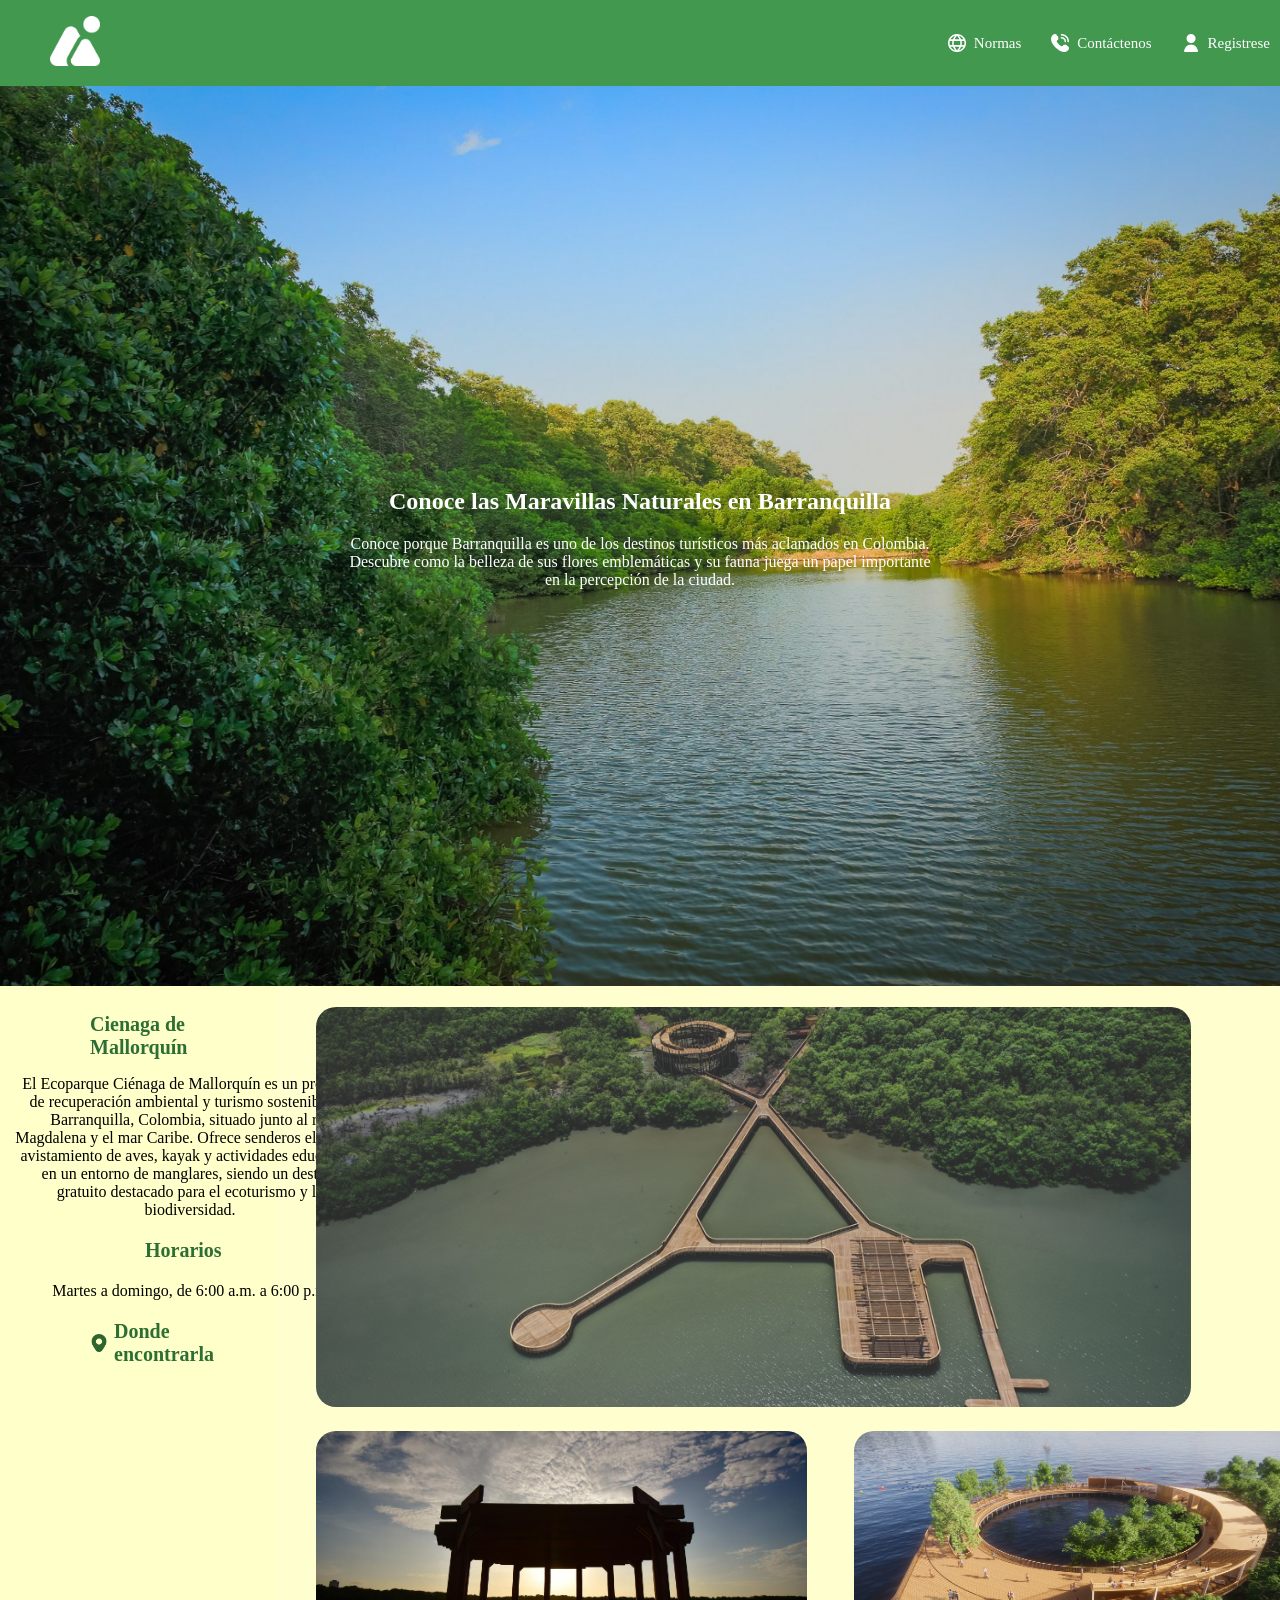
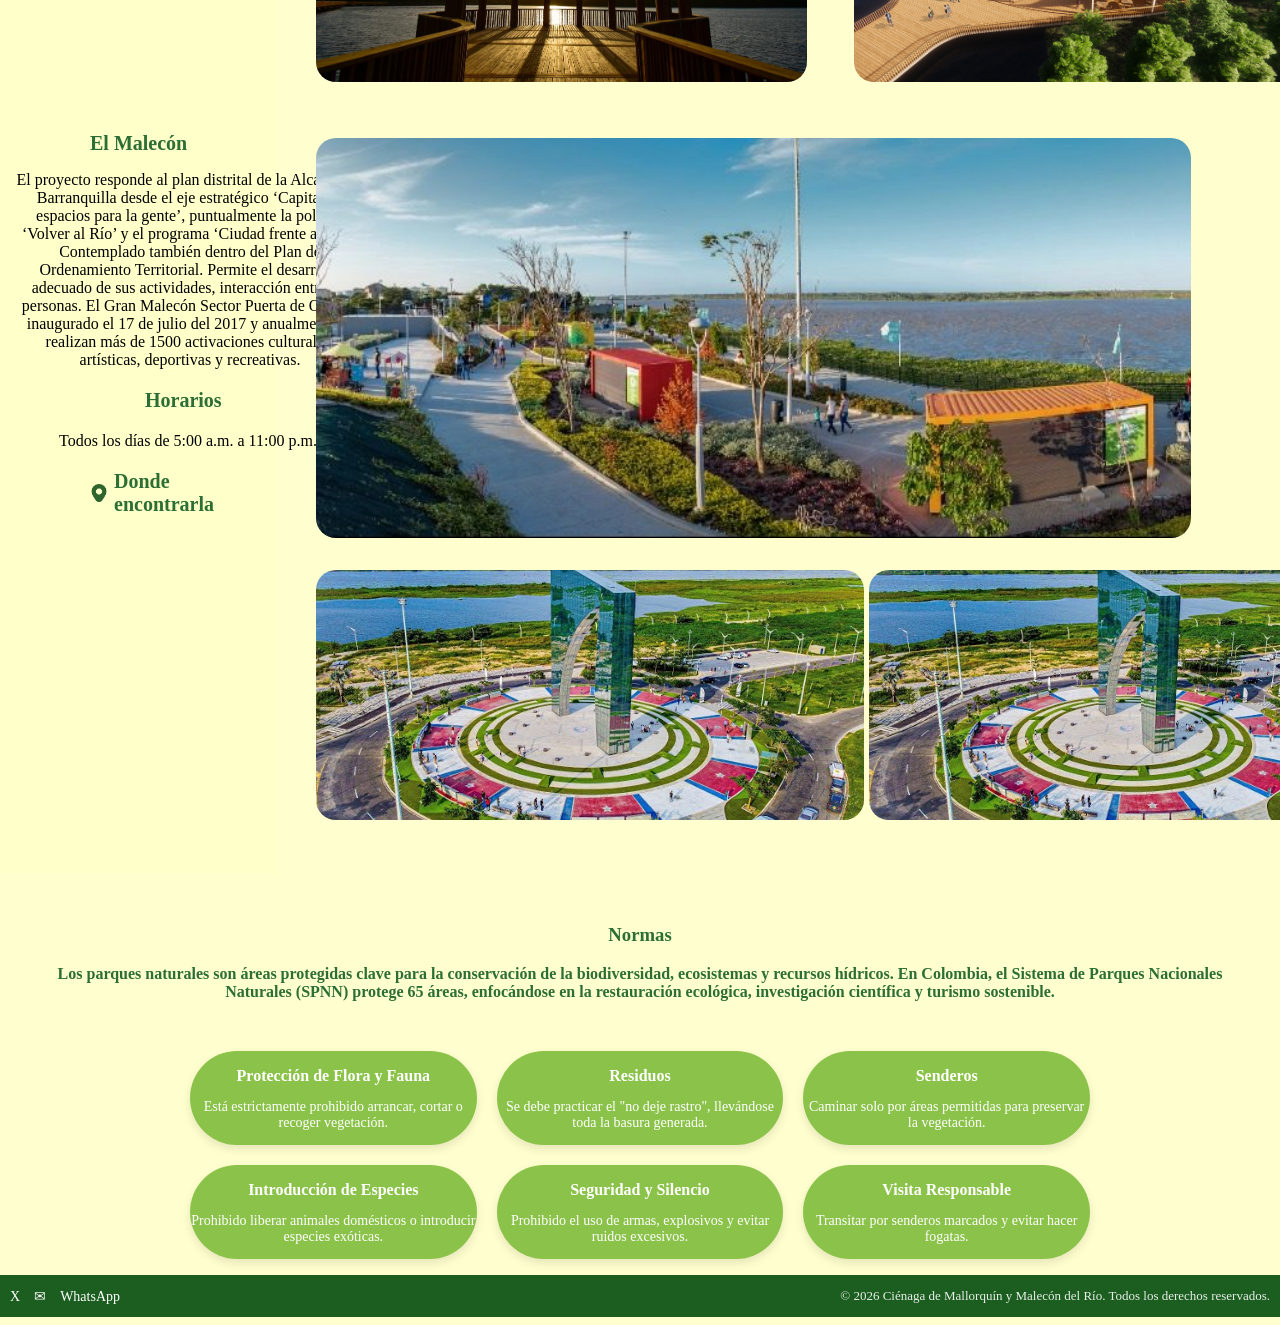
<file: pagina_Mallorqu-n/proyecto RIWI natural/index.html>
<!DOCTYPE html>
<html lang="es">

<head>
    <meta charset="UTF-8">
    <meta name="viewport" content="width=device-width, initial-scale=1.0">
    <title>Natflow</title>
    <link rel="icon" href="img/montanas(1).png" type="image/png">
    <link rel="stylesheet" href="style2.css">
</head>

<body>

    <header>
        <div class="contenedor-header">
            <figure>
                <img id="principal" src="img/montanas.png" alt="">
            </figure>

            <nav>
                <ul>
                    <li class="link">
                        <img src="img/globo.png" alt="">
                        <a href="#Normas">Normas</a>
                    </li>
                    <li class="link">
                        <img src="img/llamada-telefonica.png" alt="">
                        <a href="#footer">Contáctenos</a>
                    </li>
                    <li class="link">
                        <img src="img/usuario(1).png" alt="">
                        <a href="index2_Formulario_registro.html" target="_blank">Registrese</a>
                    </li>
                </ul>
            </nav>
        </div>
    </header>

    <div class="contenedor-img1">
        <ul>
            <li>
                <img src="img/parque-salamanca-colombia-2-©-Tristan-Quevilly.jpg" alt="imagen de fondo">
            </li>
            <li>
                <img src="img/4EJUYP4B4NCSTIFFMMLTKHZQLI.avif" alt="">
            </li>
            <li>
                <img src="img/34NUXYSAXVBGPCJ7NKIE3JXNJQ.avif" alt="">
            </li>
            <li>
                <img src="img/A-A-LA-MEJOR-FOTO-DEL-MALECON.jpg" alt="">
            </li>
        </ul>

        <article class="Texto-superpuesto">
            <h2>Conoce las Maravillas Naturales en Barranquilla</h2>
            <p>
                Conoce porque Barranquilla es uno de los destinos turísticos más
                aclamados en Colombia. Descubre como la belleza de sus flores emblemáticas y su fauna juega un papel
                importante
                en la percepción de la ciudad.
            </p>
        </article>
    </div>

    <div class="contenedor-main-aside">

        <aside>
            <div class="primer">

                <article>
                    <h2><strong>Cienaga de Mallorquín</strong></h2>
                    <p>
                        El Ecoparque Ciénaga de Mallorquín es un proyecto de recuperación ambiental y turismo sostenible
                        en Barranquilla, Colombia, situado junto al río Magdalena y el mar Caribe. Ofrece senderos
                        elevados, avistamiento de aves, kayak y actividades educativas en un entorno de manglares,
                        siendo un destino gratuito destacado para el ecoturismo y la biodiversidad.
                    </p>
                </article>

                <section>
                    <h3 class="Horarios"><strong>Horarios</strong></h3>
                    <p> Martes a domingo, de 6:00 a.m. a 6:00 p.m</p>
                </section>

                <section>
                    <h3>
                        <img src="img/marcador(2).png" alt="">
                        <strong>Donde encontrarla</strong>
                    </h3>

                    <iframe
                        src="https://www.google.com/maps/embed?pb=!1m18!1m12!1m3!1d31327.171796596456!2d-74.87004364078022!3d11.046388103616259!2m3!1f0!2f0!3f0!3m2!1i1024!2i768!4f13.1!3m3!1m2!1s0x8ef42c200a625451%3A0x3e9b84c1ac5f65e5!2sCi%C3%A9naga%20de%20Mallorqu%C3%ADn!5e0!3m2!1ses-419!2sco!4v1775702226494!5m2!1ses-419!2sco"
                        width="600" height="450" style="border:0;" allowfullscreen="" loading="lazy"></iframe>
                </section>
            </div>

            <section class="primer">
                <h2><strong>El Malecón</strong></h2>

                
                    <p>
                        El proyecto responde al plan distrital de la Alcaldía de Barranquilla desde el eje
                        estratégico ‘Capital de espacios para la gente’, puntualmente la política ‘Volver al Río’ y
                        el programa ‘Ciudad frente al Río’.
                        Contemplado también dentro del Plan de Ordenamiento Territorial.
                        Permite el desarrollo adecuado de sus actividades, interacción entre las personas.
                        El Gran Malecón Sector Puerta de Oro fue inaugurado el 17 de julio del 2017 y anualmente se
                        realizan más de 1500 activaciones culturales, artísticas, deportivas y recreativas.
                    </p>
                    <section>
                        <h3 class="Horarios"><strong>Horarios</strong></h3>
                        <p>Todos los días de 5:00 a.m. a 11:00 p.m..</p>
                    </section>

                    <section>
                        <h3>
                            <img src="img/marcador(2).png" alt="">
                            <strong>Donde encontrarla</strong>
                        </h3>
                        <iframe
                            src="https://www.google.com/maps/embed?pb=!1m18!1m12!1m3!1d31330.64490500923!2d-74.8229120891602!3d11.013802400000028!2m3!1f0!2f0!3f0!3m2!1i1024!2i768!4f13.1!3m3!1m2!1s0x8ef43287be2572f1%3A0xee9a6af6bc7c8b3c!2sMalec%C3%B3n%20Tourist%20Le%C3%B3n%20Caridi!5e0!3m2!1sen!2sco!4v1776217810839!5m2!1sen!2sco"
                            width="600" height="450" style="border:0;" allowfullscreen="" loading="lazy"
                            referrerpolicy="no-referrer-when-downgrade"></iframe>
               
                </section>
            </section>
        </aside>

        <main>

            <div class="imagenes-derecha1">
                <figure>
                    <img class="img-superior" src="img/Ecoparque_Cienaga_Mallorquin_1-1024x682-1.png.webp"
                        alt="Imagen principal">
                </figure>

                <div class="imagenes-inferiores">
                    <figure>
                        <img class="imagen1" src="img/Atardecer(2).jpg" alt="Imagen inferior 1">
                    </figure>
                    <figure>
                        <img class="imagen2" src="img/hacia-la-primera-biodiverciudad-de-colombia-conoce-el-ecoparque-de-la-cienaga-de-mallorquin-en-barranquilla_1.jpg"
                            alt="Imagen inferior 2">
                    </figure>
                </div>
            </div>

            <div class="imagenes-derecha2">
                <figure>
                    <img class="img-superior2" src="img/maleconfinal.jpeg" alt="Imagen principal 2">
                </figure>
                
                <div class="imagenes-inferiores2">
                    <figure >
                        <img class="imagen3" src="img/malecon2.jpg" alt="imagen inferior 1.1">
                    </figure>

                    <figure >
                        <img class="imagen4" src="img/malecon2.jpg" alt="imagen-superior 2.2">
                    </figure>
                </div>
            </div>

        </main>

    </div>
    <section id="Normas">
        <h3>Normas</h3>
        <p><strong>Los parques naturales son áreas protegidas clave para la conservación de la biodiversidad,
                ecosistemas y recursos hídricos. En Colombia, el Sistema de Parques Nacionales Naturales (SPNN) protege
                65 áreas, enfocándose en la restauración ecológica, investigación científica y turismo
                sostenible.</strong> </p>
    </section>
    <div class="parent">
        <section class="card">
            <h3>Protección de Flora y Fauna</h3>
            <p>Está estrictamente prohibido arrancar, cortar o recoger vegetación.</p>
        </section>

        <section class="card">
            <h3>Residuos</h3>
            <p>Se debe practicar el "no deje rastro", llevándose toda la basura generada.</p>
        </section>

        <section class="card">
            <h3>Senderos</h3>
            <p>Caminar solo por áreas permitidas para preservar la vegetación.</p>
        </section>

        <section class="card">
            <h3>Introducción de Especies</h3>
            <p>Prohibido liberar animales domésticos o introducir especies exóticas.</p>
        </section>

        <section class="card">
            <h3>Seguridad y Silencio</h3>
            <p>Prohibido el uso de armas, explosivos y evitar ruidos excesivos.</p>
        </section>

        <section class="card">
            <h3>Visita Responsable</h3>
            <p>Transitar por senderos marcados y evitar hacer fogatas.</p>
        </section>
    </div>
    <footer id="footer">
        <div class="footer-container">

            <div class="footer-left">

                <div class="social-icons">
                    <a href="">X</a>
                    <a href="">✉</a>
                    <a href="">WhatsApp</a>
                </div>
            </div>

            <div class="footer-right">
                <p>
                    © 2026 Ciénaga de Mallorquín y Malecón del Río.
                    Todos los derechos reservados.
                </p>
            </div>

        </div>

    </footer>


</body>

</html>
</file>
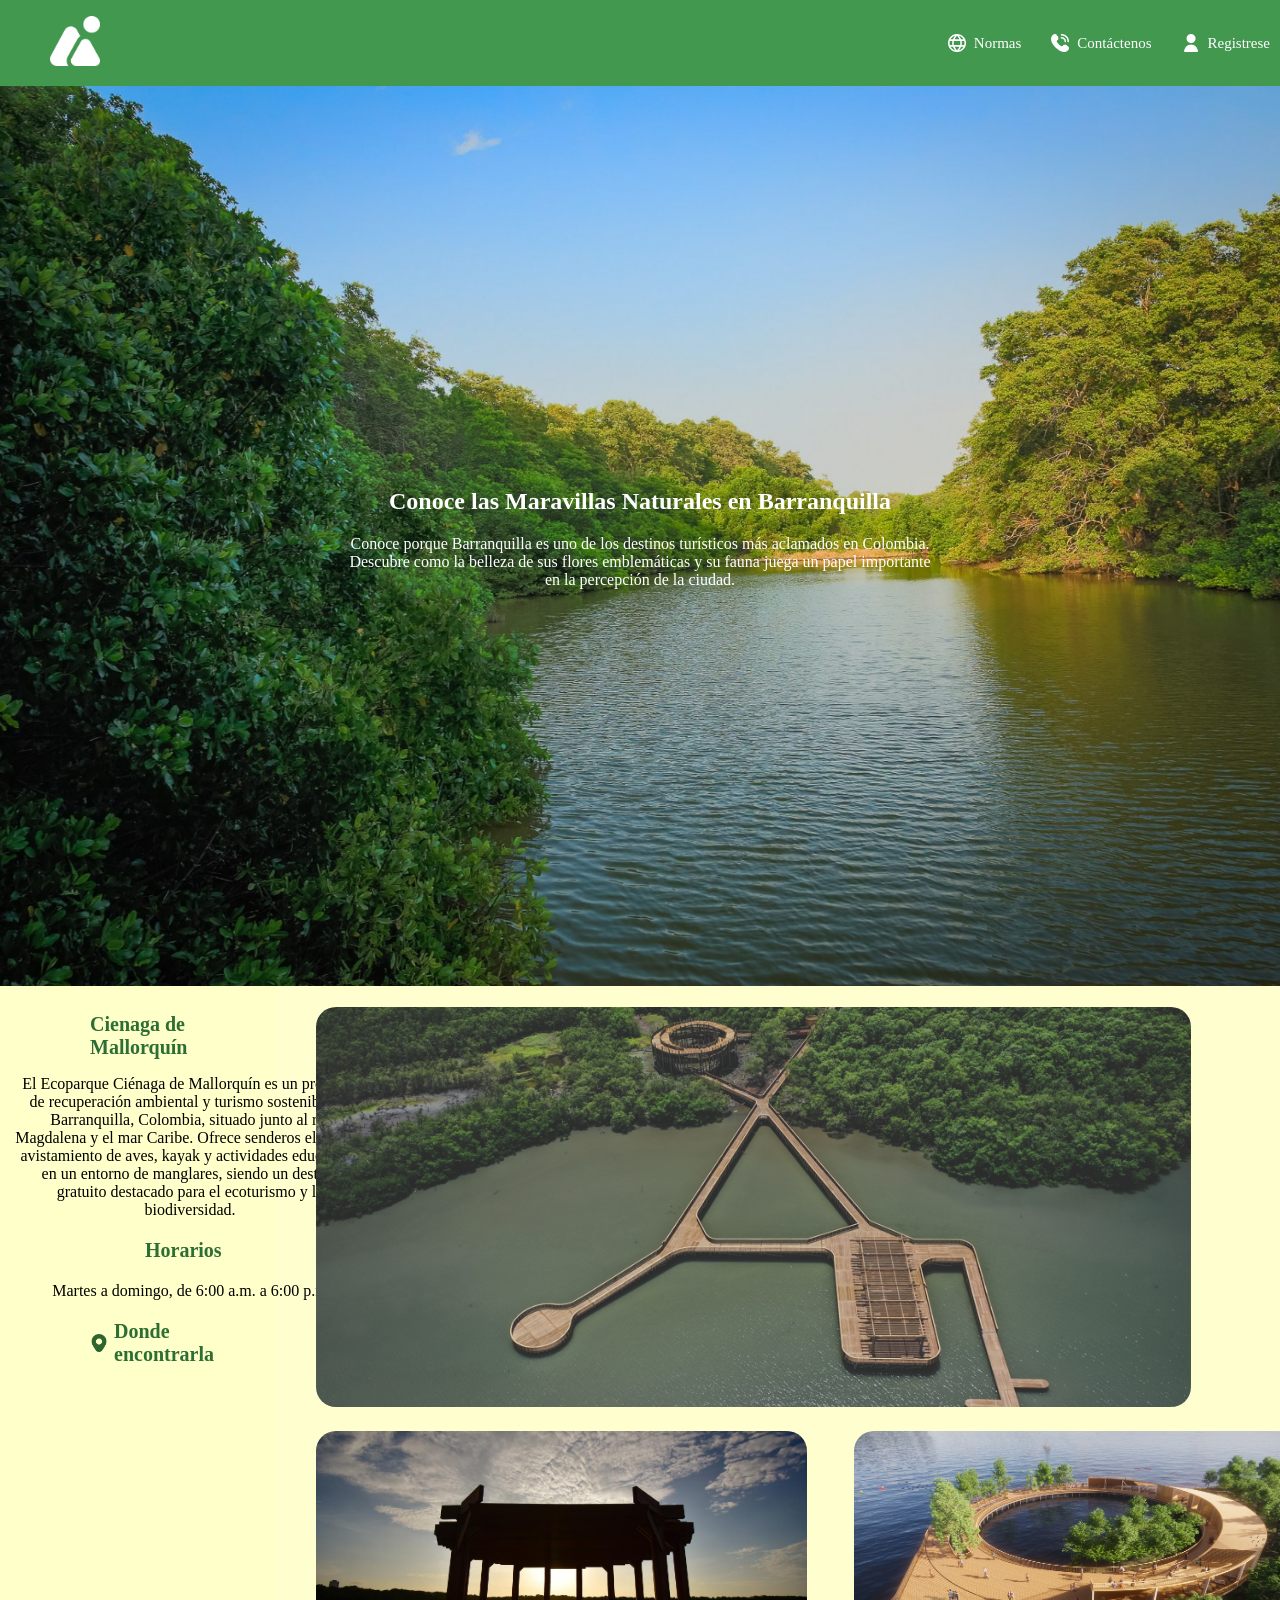
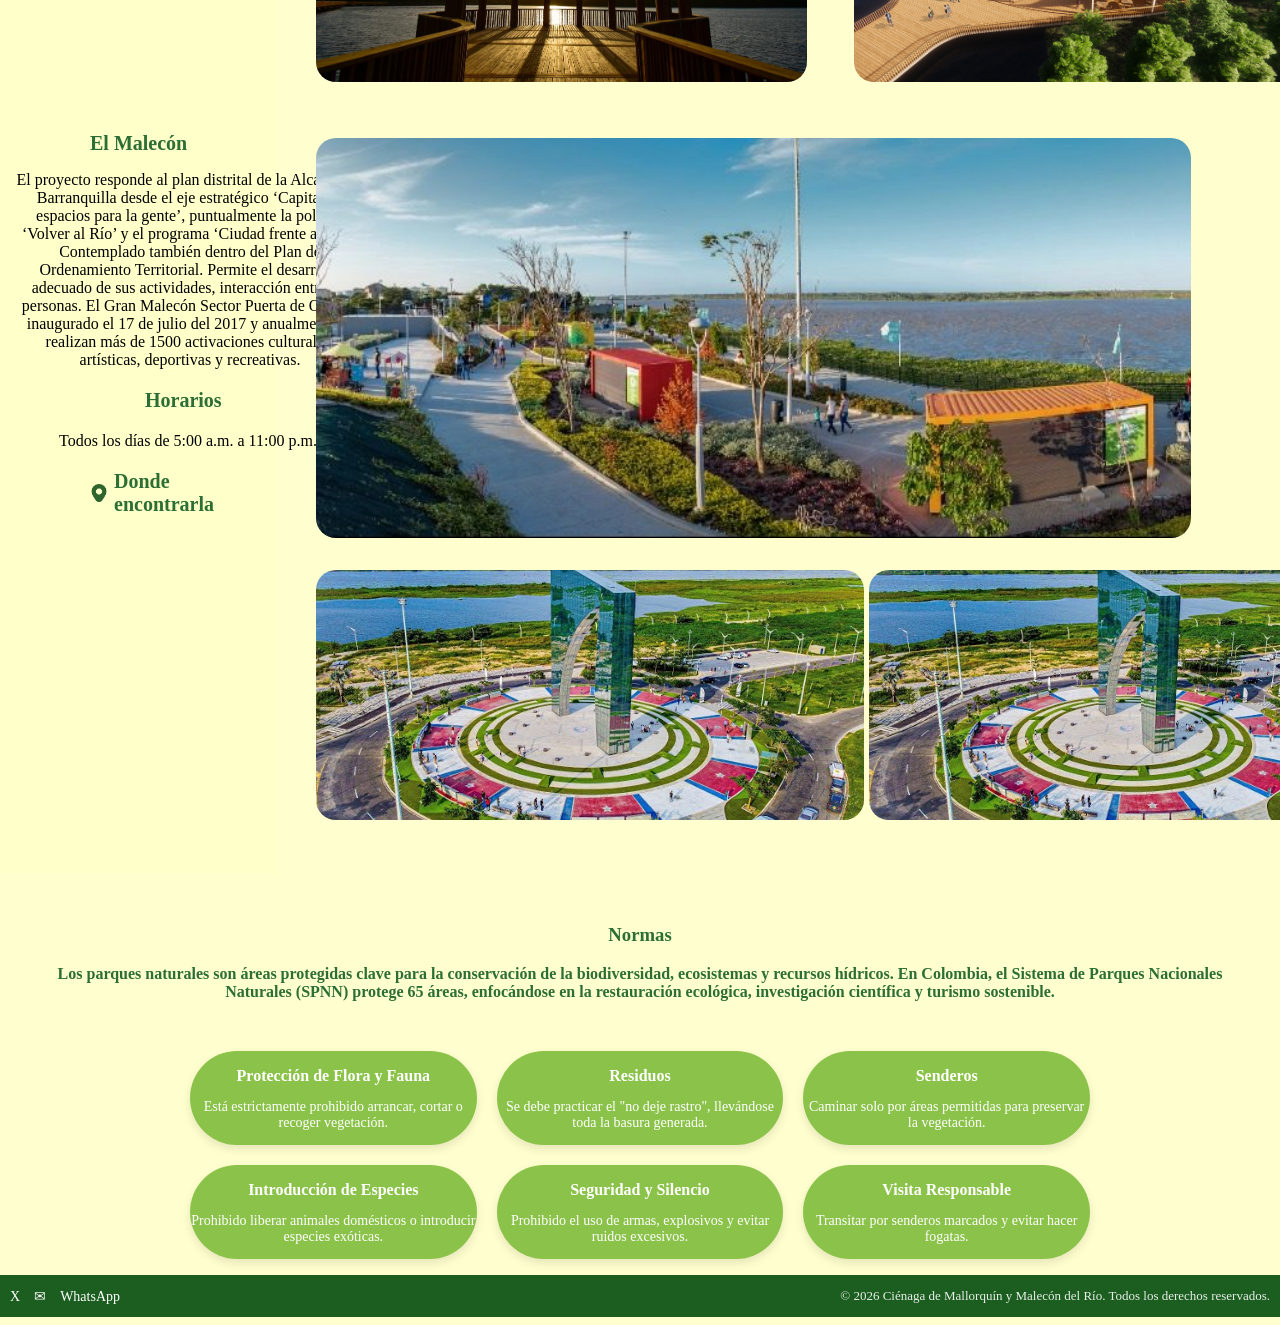
<file: pagina_Mallorqu-n/pagina_Mallorqu-n/proyecto RIWI natural/index.html>
<!DOCTYPE html>
<html lang="es">

<head>
    <meta charset="UTF-8">
    <meta name="viewport" content="width=device-width, initial-scale=1.0">
    <title>Natflow</title>
    <link rel="icon" href="img/montanas(1).png" type="image/png">
    <link rel="stylesheet" href="style2.css">
</head>

<body>

    <header>
        <div class="contenedor-header">
            <figure>
                <img id="principal" src="img/montanas.png" alt="">
            </figure>
            <button id="show_menu" onclick="hidden_menu()"><strong>≡</strong> </button>
            <nav class="navegacion">
                <ul>
                    <li class="link">
                        <img src="img/globo.png" alt="">
                        <a href="#Normas">Normas</a>
                    </li>
                    <li class="link">
                        <img src="img/llamada-telefonica.png" alt="">
                        <a href="#footer">Contáctenos</a>
                    </li>
                    <li class="link">
                        <img src="img/usuario(1).png" alt="">
                        <a href="index2_Formulario_registro.html" target="_blank">Registrese</a>
                    </li>
                </ul>
            </nav>
        </div>
    </header>

    <div class="contenedor-img1">
        <ul>
            <li>
                <img src="img/parque-salamanca-colombia-2-©-Tristan-Quevilly.jpg" alt="imagen de fondo">
            </li>
            <li>
                <img src="img/4EJUYP4B4NCSTIFFMMLTKHZQLI.avif" alt="">
            </li>
            <li>
                <img src="img/34NUXYSAXVBGPCJ7NKIE3JXNJQ.avif" alt="">
            </li>
            <li>
                <img src="img/A-A-LA-MEJOR-FOTO-DEL-MALECON.jpg" alt="">
            </li>
        </ul>

        <article class="Texto-superpuesto">
            <h2>Conoce las Maravillas Naturales en Barranquilla</h2>
            <p>
                Conoce porque Barranquilla es uno de los destinos turísticos más
                aclamados en Colombia. Descubre como la belleza de sus flores emblemáticas y su fauna juega un papel
                importante
                en la percepción de la ciudad.
            </p>
        </article>
    </div>

    <div class="contenedor-main-aside">

        <aside>
            <div class="primer">

                <article>
                    <h2><strong>Cienaga de Mallorquín</strong></h2>
                    <p>
                        El Ecoparque Ciénaga de Mallorquín es un proyecto de recuperación ambiental y turismo sostenible
                        en Barranquilla, Colombia, situado junto al río Magdalena y el mar Caribe. Ofrece senderos
                        elevados, avistamiento de aves, kayak y actividades educativas en un entorno de manglares,
                        siendo un destino gratuito destacado para el ecoturismo y la biodiversidad.
                    </p>
                </article>

                <section>
                    <h3 class="Horarios"><strong>Horarios</strong></h3>
                    <p> Martes a domingo, de 6:00 a.m. a 6:00 p.m</p>
                </section>

                <section>
                    <h3>
                        <img src="img/marcador(2).png" alt="">
                        <strong>Donde encontrarla</strong>
                    </h3>

                    <iframe
                        src="https://www.google.com/maps/embed?pb=!1m18!1m12!1m3!1d31327.171796596456!2d-74.87004364078022!3d11.046388103616259!2m3!1f0!2f0!3f0!3m2!1i1024!2i768!4f13.1!3m3!1m2!1s0x8ef42c200a625451%3A0x3e9b84c1ac5f65e5!2sCi%C3%A9naga%20de%20Mallorqu%C3%ADn!5e0!3m2!1ses-419!2sco!4v1775702226494!5m2!1ses-419!2sco"
                        width="600" height="450" style="border:0;" allowfullscreen="" loading="lazy"></iframe>
                </section>
            </div>

            <section class="primer">
                <h2><strong>El Malecón</strong></h2>

                
                    <p>
                        El proyecto responde al plan distrital de la Alcaldía de Barranquilla desde el eje
                        estratégico ‘Capital de espacios para la gente’, puntualmente la política ‘Volver al Río’ y
                        el programa ‘Ciudad frente al Río’.
                        Contemplado también dentro del Plan de Ordenamiento Territorial.
                        Permite el desarrollo adecuado de sus actividades, interacción entre las personas.
                        El Gran Malecón Sector Puerta de Oro fue inaugurado el 17 de julio del 2017 y anualmente se
                        realizan más de 1500 activaciones culturales, artísticas, deportivas y recreativas.
                    </p>
                    <section>
                        <h3 class="Horarios"><strong>Horarios</strong></h3>
                        <p>Todos los días de 5:00 a.m. a 11:00 p.m..</p>
                    </section>

                    <section>
                        <h3>
                            <img src="img/marcador(2).png" alt="">
                            <strong>Donde encontrarla</strong>
                        </h3>
                        <iframe
                            src="https://www.google.com/maps/embed?pb=!1m18!1m12!1m3!1d31330.64490500923!2d-74.8229120891602!3d11.013802400000028!2m3!1f0!2f0!3f0!3m2!1i1024!2i768!4f13.1!3m3!1m2!1s0x8ef43287be2572f1%3A0xee9a6af6bc7c8b3c!2sMalec%C3%B3n%20Tourist%20Le%C3%B3n%20Caridi!5e0!3m2!1sen!2sco!4v1776217810839!5m2!1sen!2sco"
                            width="600" height="450" style="border:0;" allowfullscreen="" loading="lazy"
                            referrerpolicy="no-referrer-when-downgrade"></iframe>
               
                </section>
            </section>
        </aside>

        <main>

            <div class="imagenes-derecha1">
                <figure>
                    <img class="img-superior" src="img/Ecoparque_Cienaga_Mallorquin_1-1024x682-1.png.webp"
                        alt="Imagen principal">
                </figure>

                <div class="imagenes-inferiores">
                    <figure>
                        <img class="imagen1" src="img/Atardecer(2).jpg" alt="Imagen inferior 1">
                    </figure>
                    <figure>
                        <img class="imagen2" src="img/hacia-la-primera-biodiverciudad-de-colombia-conoce-el-ecoparque-de-la-cienaga-de-mallorquin-en-barranquilla_1.jpg"
                            alt="Imagen inferior 2">
                    </figure>
                </div>
            </div>

            <div class="imagenes-derecha2">
                <figure>
                    <img class="img-superior2" src="img/maleconfinal.jpeg" alt="Imagen principal 2">
                </figure>
                
                <div class="imagenes-inferiores2">
                    <figure >
                        <img class="imagen3" src="img/malecon2.jpg" alt="imagen inferior 1.1">
                    </figure>

                    <figure >
                        <img class="imagen4" src="img/malecon2.jpg" alt="imagen-superior 2.2">
                    </figure>
                </div>
            </div>

        </main>

    </div>
    <section id="Normas">
        <h3>Normas</h3>
        <p><strong>Los parques naturales son áreas protegidas clave para la conservación de la biodiversidad,
                ecosistemas y recursos hídricos. En Colombia, el Sistema de Parques Nacionales Naturales (SPNN) protege
                65 áreas, enfocándose en la restauración ecológica, investigación científica y turismo
                sostenible.</strong> </p>
    </section>
    <div class="parent">
        <section class="card">
            <h3>Protección de Flora y Fauna</h3>
            <p>Está estrictamente prohibido arrancar, cortar o recoger vegetación.</p>
        </section>

        <section class="card">
            <h3>Residuos</h3>
            <p>Se debe practicar el "no deje rastro", llevándose toda la basura generada.</p>
        </section>

        <section class="card">
            <h3>Senderos</h3>
            <p>Caminar solo por áreas permitidas para preservar la vegetación.</p>
        </section>

        <section class="card">
            <h3>Introducción de Especies</h3>
            <p>Prohibido liberar animales domésticos o introducir especies exóticas.</p>
        </section>

        <section class="card">
            <h3>Seguridad y Silencio</h3>
            <p>Prohibido el uso de armas, explosivos y evitar ruidos excesivos.</p>
        </section>

        <section class="card">
            <h3>Visita Responsable</h3>
            <p>Transitar por senderos marcados y evitar hacer fogatas.</p>
        </section>
    </div>
    <footer id="footer">
        <div class="footer-container">

            <div class="footer-left">

                <div class="social-icons">
                    <a href="">X</a>
                    <a href="">✉</a>
                    <a href="">WhatsApp</a>
                </div>
            </div>

            <div class="footer-right">
                <p>
                    © 2026 Ciénaga de Mallorquín y Malecón del Río.
                    Todos los derechos reservados.
                </p>
            </div>

        </div>

    </footer>

<script src="Javascript/main.js"></script>
</body>

</html>
</file>
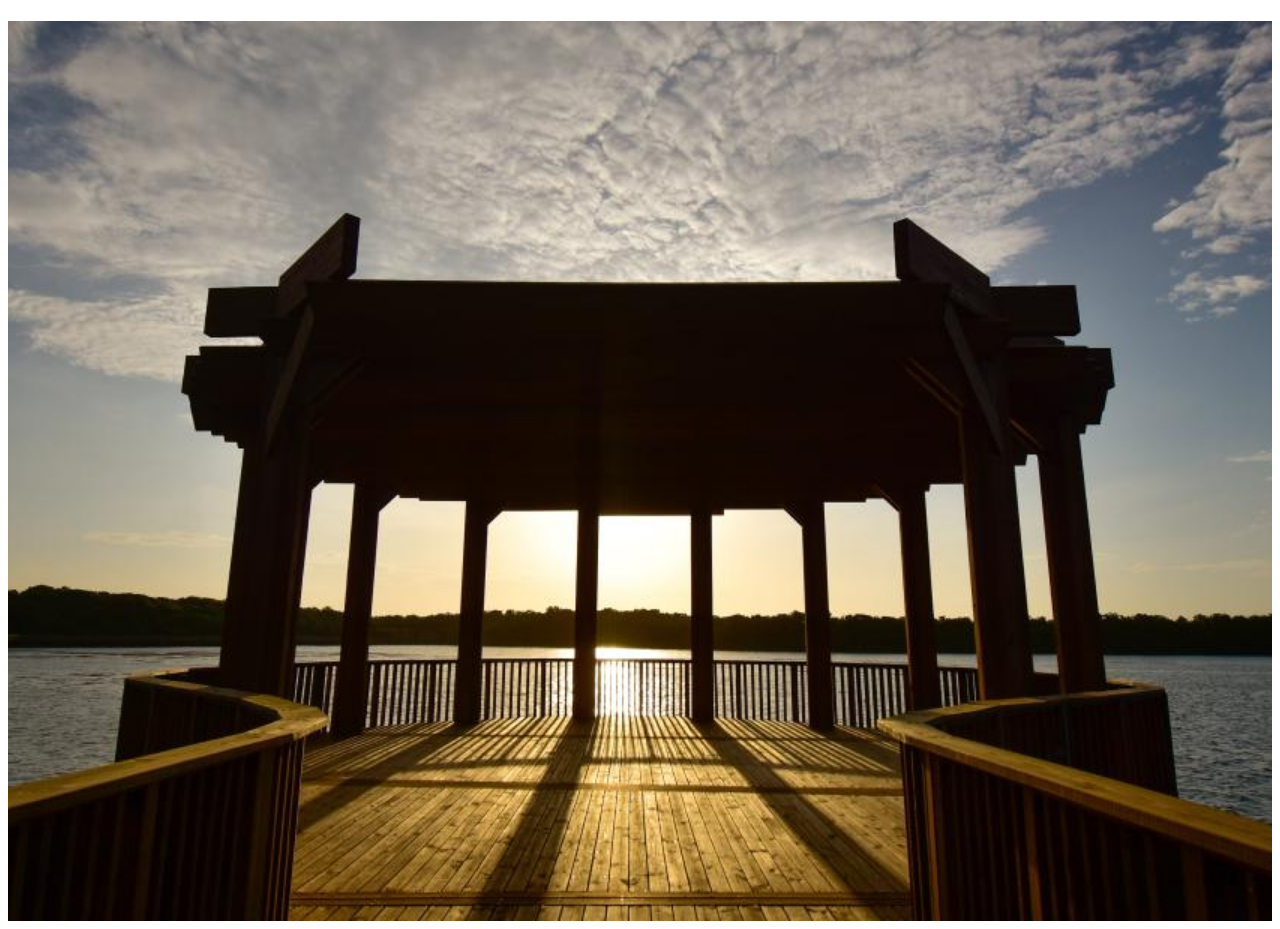
<file: pagina_Mallorqu-n/pagina_Mallorqu-n/pagina_Mallorqu-n/proyecto RIWI natural/prueba/index.html>
<!DOCTYPE html>
<html lang="en">
<head>
    <meta charset="UTF-8">
    <meta name="viewport" content="width=device-width, initial-scale=1.0">
    <title>Document</title>
    <link rel="stylesheet" href="style.css">
</head>
<body>
    <h1></h1>
    <div class="imagenes">
        <ul>
            <li><img src="img/Atardecer(2).jpg" alt=""></li>
            <li><img src="img/Ecoparque_Cienaga_Mallorquin_1-1024x682-1.png.webp" alt=""></li>
            <li><img src="img/hacia-la-primera-biodiverciudad-de-colombia-conoce-el-ecoparque-de-la-cienaga-de-mallorquin-en-barranquilla_1.jpg" alt=""></li>
            <li><img src="img/Atardecer(2).jpg" alt=""></li>
        </ul>
    </div>
</body>
</html>
</file>
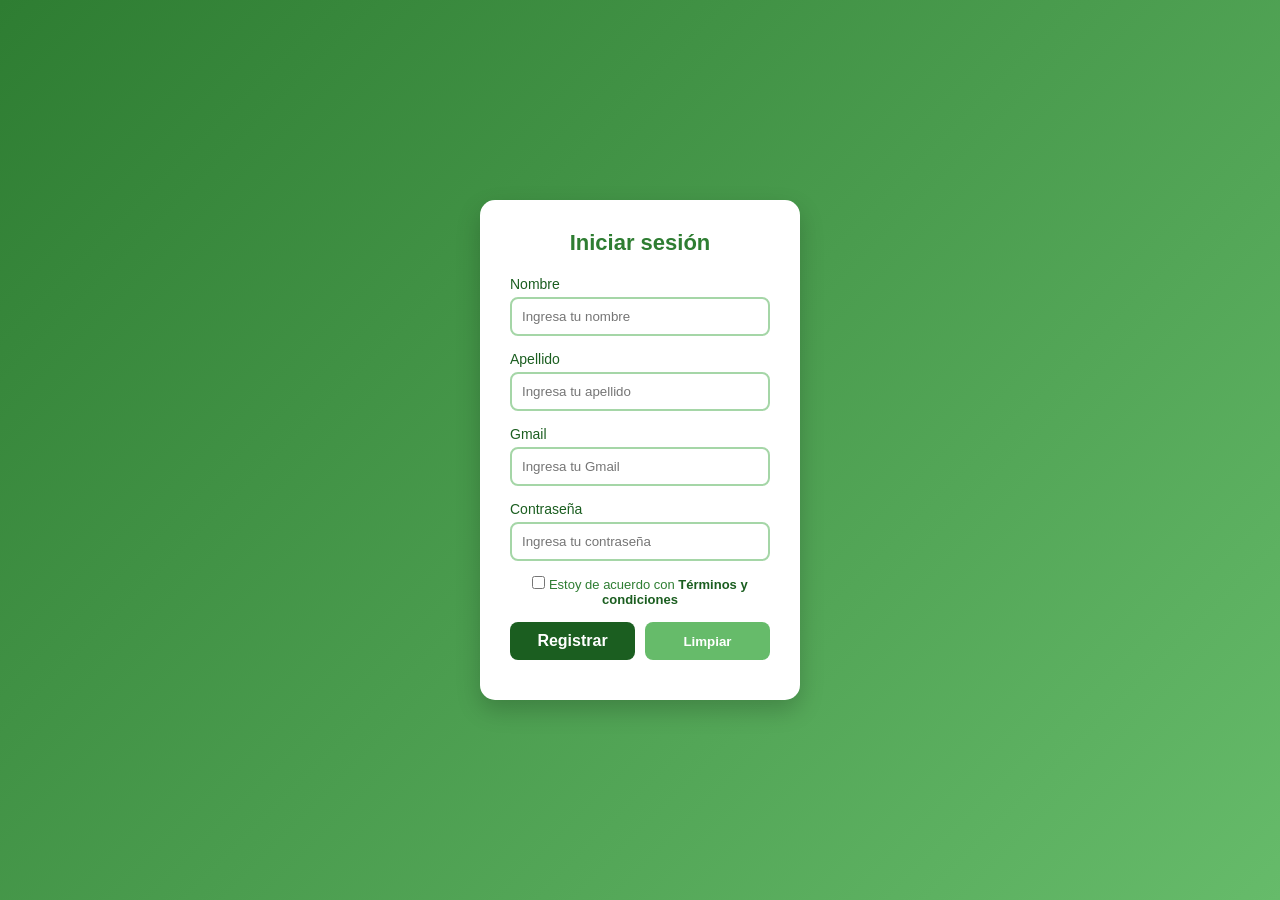
<file: pagina_Mallorqu-n/proyecto RIWI natural/index2_Formulario_registro.html>
<!DOCTYPE html>
<html lang="es">
<head>
    <meta charset="UTF-8">
    <meta name="viewport" content="width=device-width, initial-scale=1.0">
    <title>Formulario de Registro</title>
    <link rel="stylesheet" href="style3.css">
    <link rel="icon" href="img/montanas(1).png" type="image/png">
</head>
<body>

<form id="Registro_formulario" class="formulario">
    <h4>Iniciar sesión</h4>

    <ul class="lista">
        
        <div class="grupo">
            <p class="Nombres_arriba">Nombre</p>
            <li class="controles">
                <input required type="text" placeholder="Ingresa tu nombre">
            </li>
        </div>

        <div class="grupo">
            <p class="Nombres_arriba">Apellido</p>
            <li class="controles">
                <input required type="text" placeholder="Ingresa tu apellido">
            </li>
        </div>

        <div class="grupo">
            <p class="Nombres_arriba">Gmail</p>
            <li class="controles">
                <input required type="email" placeholder="Ingresa tu Gmail">
            </li>
        </div>

        <div class="grupo">
            <p class="Nombres_arriba">Contraseña</p>
            <li class="controles">
                <input required type="password" placeholder="Ingresa tu contraseña">
            </li>
        </div>

    </ul>

    <p id="Texto_final">
        <input required type="checkbox">
        Estoy de acuerdo con <a href="#">Términos y condiciones</a>
    </p>

    <div class="botones">
       <a href="index3.html" class="boton">Registrar</a>
        <input type="reset" value="Limpiar">
    </div>

    <p id="Resultado"></p>
</form>
</body>
</html>
</file>
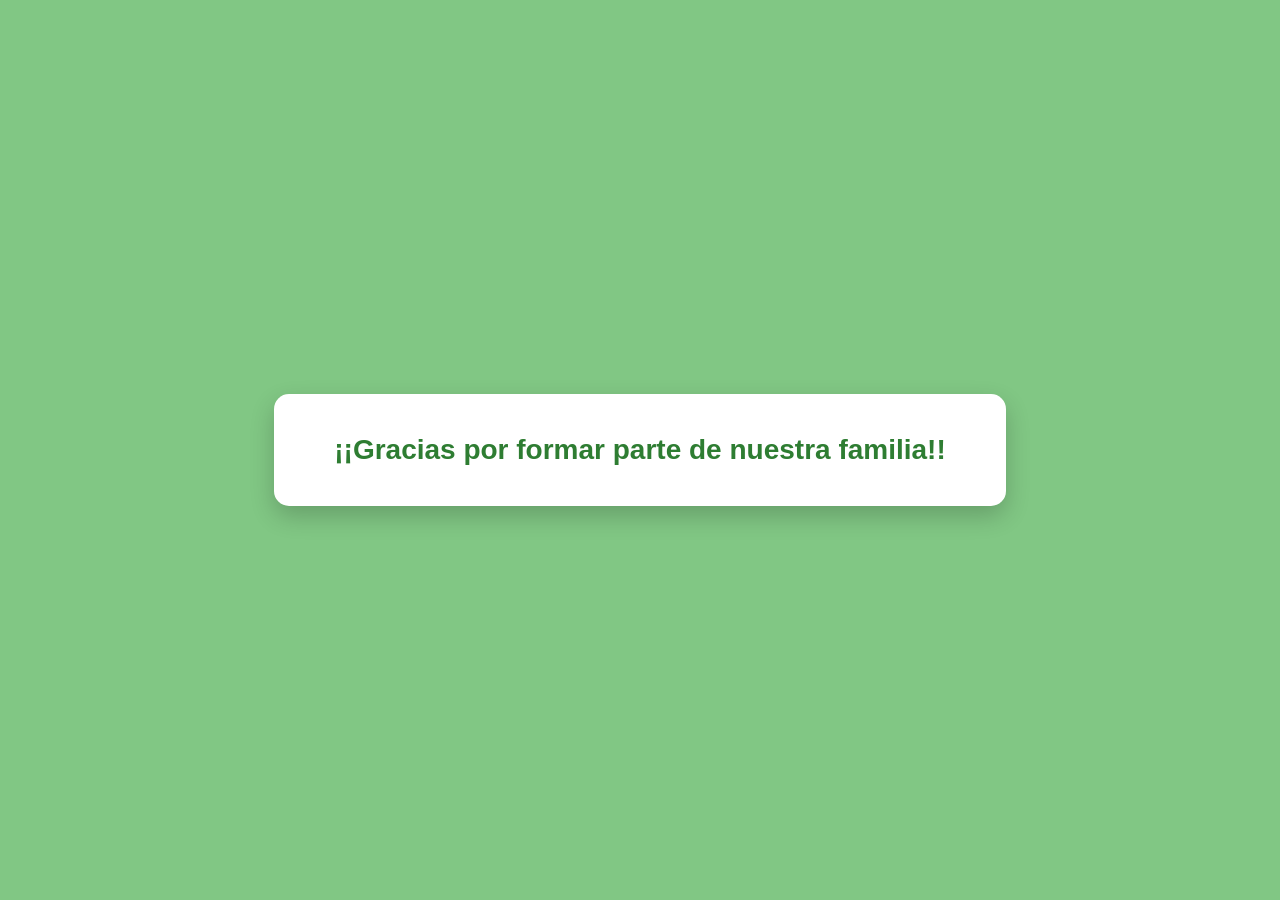
<file: pagina_Mallorqu-n/proyecto RIWI natural/index3.html>
<!DOCTYPE html>
<html lang="en">
<head>
    <meta charset="UTF-8">
    <meta name="viewport" content="width=device-width, initial-scale=1.0">
    <title>Document</title>
    <link rel="stylesheet" href="style4.css">
    <link rel="icon" href="img/montanas (1).png" type="image/png">
</head>
<body>
    <div class="felicitacion">
        <h1>¡¡Gracias por formar parte de nuestra familia!!</h1>
    </div>
</body>
</html>
</file>
<file: pagina_Mallorqu-n/proyecto RIWI natural/style2.css>
body{
    margin-top: 0%;
    padding: 0%;
    margin-left: 0%;
    margin-right: 0%;
    background-color: rgb(254, 254, 206);
}

.contenedor-header {
    display: flex;
    justify-content: space-between;
    align-items: center;
    background-color: rgb(66, 152, 78);
    padding: 0px 10px;
}

.contenedor-header #principal {
    width: 50px;
    height: auto;
}


.contenedor-header nav {
    display: flex;
}

.contenedor-header nav ul {
    display: flex;
    flex-direction: row; 
    align-items: center;
    gap: 30px;
    list-style: none;
    margin: 0;
    padding: 0;
}

.contenedor-header .link {
    display: flex;
    align-items: center;
    gap: 8px;
}

.contenedor-header a {
    color: white;
    text-decoration: none;
    font-size: 15px;
}

.contenedor-header .link img {
    width: 18px;
    height: 18px;
}

.contenedor-img1 {
    width: 100%;
    height: 900px;
    overflow: hidden;
    position: relative;
}

.contenedor-img1 ul {
    display: flex;
    width: 400%;
    height: 400px;
    margin: 0;
    padding: 0;
    animation: cambio 20s infinite alternate ease;
}

.contenedor-img1 li {
    list-style: none;
    width: 25%;
    height: 100%;
}

.contenedor-img1 img {
    width: 100%;
    height: 900px;
    object-fit: cover;
    display: block;
}

.Texto-superpuesto{
    color: #ffffff;
    position: absolute;
    top: 50%;
    left: 50%;
    transform: translate(-50%, -50%);
    padding: 20px;
    border-radius: 30px;
    transition: all 0.4s ease;
}
.Texto-superpuesto:hover{
    background-color: rgba(0, 0, 0, 0.5);

}
.Texto-superpuesto h2{
    text-align: center;
}
.Texto-superpuesto p{
    text-align: center;
}
@keyframes cambio {
    0% { margin-left: 0%; }
    20% { margin-left: 0%; }

    25% { margin-left: -100%; }
    45% { margin-left: -100%; }

    50% { margin-left: -200%; }
    70% { margin-left: -200%; }

    75% { margin-left: -300%; }
    100% { margin-left: -300%; }
}
aside {
    display: flex;
    flex-direction: column;
    background-color: rgb(255, 255, 201);
    padding: 10px;
    gap: 1px;
    justify-content: flex-start;
    width: 20%;
}
.primer {
    gap: 100%;
}
aside p{
    margin-left: 5px;
    margin-right: 0;
    text-align: center;
    font-size: 16px;
    border-radius: 10px;
    padding: 0;
    transition: all 0.3s ease;
    width: 350px;
}
aside  p:hover{
    transform: scale(1.05);
    

}
aside .primer h2 {
    color: rgb(44, 110, 52);
    margin-left: 80px;
    font-size: 20px;
    gap: 0;
    padding: 0;
}
aside h3{
    color:  rgb(44, 110, 52) ;
    margin-left: 80px;
    display: flex;
    align-items: center;
    font-size: 20px;
    gap: 6px;
   
}

.primer h3 img{
    width: 18px;
    height: auto;
    display: block;
}
.primer iframe{
    height: 300px;
    width: 300px;
    margin-left: 20px;;
    padding: 12px 12px;
    transition: all 0.3s ease;
}
.primer iframe:hover{
    transform: scale(1.1);
}
.imagenes-derecha1{
    width: 100%;
    display: flex;
    flex-direction: column;
    gap: 12px;
}


.imagenes-derecha1 img{
    width: 104%;
    display: block;
    border-radius: 20px;
    object-fit: cover;
}

.img-superior {
    height: 400px;
    margin-top: 5px;

}
.img-superior img {
    height: 400px;
    margin-top: 5px;
    width: 500px;
}
.imagenes-inferiores {
    display: flex;
    gap: 5%;
}
.imagenes-inferiores img {
    width: 115%;
    height: 251px;
    margin-top: -20px;
}
.Horarios{
    color:  rgb(44, 110, 52) ;
    margin-left: 135px;
    display: flex;
    align-items: center;
    font-size: 20px;
    gap: 6px;
}
main {
    width: 72%;
    padding: 0px;
}
.segundo {
    margin-top: 40px;
    text-align: center;
}
aside .segundo p{
    margin-left: 0;
    margin-right: 0;
    text-align: center;
    font-size: 17px;
    border-radius: 10px;
    padding: 0;
    transition: all 0.3s ease;
    width: 350px;
}
aside .segundo p:hover{
    transform: scale(1.05);
    

}
aside .segundo h2 {
    color: rgb(44, 110, 52);
    margin-left: -20px;
    font-size: 20px;
    gap: 0;
    padding: 0;
}

.contenedor-main-aside{
    display: flex;
    align-items: flex-start;
}

.imagenes-derecha2 img {
    width: 104%;
    display: block;
    object-fit: cover;
    border-radius: 20px;
}
.img-superior2 {
    height: 400px;
    margin-top: 40px;

}
.imagenes-inferiores2{
    display: flex;
    gap: 20%;
    width: 100%;

}

.imagenes-inferiores2 img {
    width: 100%;
    height: 250px;

}
.imagenes-inferiores2 .imagen1 img{
    width: 50%;
}
.p2{
    margin-left: 20px;
}

#Normas{
   align-items: center;
   text-align: center;
   margin: 50px;
   color: rgb(44, 110, 52);
}


.parent {
    display: grid;
    grid-template-columns: repeat(3, 1fr); /* 3 columnas */
    gap: 20px;
    max-width: 900px;
    margin: 0 auto;
    transition: all 0.2s ease;
}
.parent :hover{
    transform: scale(1.05);


}

.card {
    background-color: #8bc34a;
    color: #fff;
    padding: 0;
    border-radius: 50px;
    text-align: center;
    box-shadow: 0 4px 10px rgba(0,0,0,0.1);

}


.card h3 {
    margin-bottom: 10px;
    font-size: 16px;
}

.card p {
    font-size: 14px;
    background-color: none;
}
#footer {
    background-color: #1b5e20; 
    color: #fff;

   
}

.footer-container {
    display: flex;
    justify-content: space-between;
    align-items: center;
    flex-wrap: wrap;
    margin-top: 16px;
    margin-left: 10px;
    margin-right: 10px;
}

.footer-left {
    display: flex;
    flex-direction: column;
    gap: 8px;
}


.social-icons a {
    margin-right: 10px;
    text-decoration: none;
    color: #fff;
    font-size: 14px;
}

.social-icons a:hover {
    text-decoration: underline;
}

.footer-right {
    font-size: 13px;
    opacity: 0.9;
}

img.imagen2 {
    width: 135%;
    margin-left: 10%;
}
img.imagen1 {
    width: 130%;
}
img.imagen3 {
    width: 190%;
    
}
img.imagen4 {
    width: 185%;
}
</file>
<file: pagina_Mallorqu-n/pagina_Mallorqu-n/proyecto RIWI natural/style2.css>
body{
    margin-top: 0%;
    padding: 0%;
    margin-left: 0%;
    margin-right: 0%;
    background-color: rgb(254, 254, 206);
}

.contenedor-header {
    display: flex;
    justify-content: space-between;
    align-items: center;
    background-color: rgb(66, 152, 78);
    padding: 0px 10px;
}

.contenedor-header #principal {
    width: 50px;
    height: auto;
}


.contenedor-header nav {
    display: flex;
}

.contenedor-header nav ul {
    display: flex;
    flex-direction: row; 
    align-items: center;
    gap: 30px;
    list-style: none;
    margin: 0;
    padding: 0;
}

.contenedor-header .link {
    display: flex;
    align-items: center;
    gap: 8px;
}

.contenedor-header a {
    color: white;
    text-decoration: none;
    font-size: 15px;
}

.contenedor-header .link img {
    width: 18px;
    height: 18px;
}

.contenedor-img1 {
    width: 100%;
    height: 900px;
    overflow: hidden;
    position: relative;
}

.contenedor-img1 ul {
    display: flex;
    width: 400%;
    height: 400px;
    margin: 0;
    padding: 0;
    animation: cambio 20s infinite alternate ease;
}

.contenedor-img1 li {
    list-style: none;
    width: 25%;
    height: 100%;
}

.contenedor-img1 img {
    width: 100%;
    height: 900px;
    object-fit: cover;
    display: block;
}

.Texto-superpuesto{
    color: #ffffff;
    position: absolute;
    top: 50%;
    left: 50%;
    transform: translate(-50%, -50%);
    padding: 20px;
    border-radius: 30px;
    transition: all 0.4s ease;
}
.Texto-superpuesto:hover{
    background-color: rgba(0, 0, 0, 0.5);

}
.Texto-superpuesto h2{
    text-align: center;
}
.Texto-superpuesto p{
    text-align: center;
}
@keyframes cambio {
    0% { margin-left: 0%; }
    20% { margin-left: 0%; }

    25% { margin-left: -100%; }
    45% { margin-left: -100%; }

    50% { margin-left: -200%; }
    70% { margin-left: -200%; }

    75% { margin-left: -300%; }
    100% { margin-left: -300%; }
}
aside {
    display: flex;
    flex-direction: column;
    background-color: rgb(255, 255, 201);
    padding: 10px;
    gap: 1px;
    justify-content: flex-start;
    width: 20%;
}
.primer {
    gap: 100%;
}
aside p{
    margin-left: 5px;
    margin-right: 0;
    text-align: center;
    font-size: 16px;
    border-radius: 10px;
    padding: 0;
    transition: all 0.3s ease;
    width: 350px;
}
aside  p:hover{
    transform: scale(1.05);
    

}
aside .primer h2 {
    color: rgb(44, 110, 52);
    margin-left: 80px;
    font-size: 20px;
    gap: 0;
    padding: 0;
}
aside h3{
    color:  rgb(44, 110, 52) ;
    margin-left: 80px;
    display: flex;
    align-items: center;
    font-size: 20px;
    gap: 6px;
   
}

.primer h3 img{
    width: 18px;
    height: auto;
    display: block;
}
.primer iframe{
    height: 300px;
    width: 300px;
    margin-left: 20px;;
    padding: 12px 12px;
    transition: all 0.3s ease;
}
.primer iframe:hover{
    transform: scale(1.1);
}
.imagenes-derecha1{
    width: 100%;
    display: flex;
    flex-direction: column;
    gap: 12px;
}


.imagenes-derecha1 img{
    width: 104%;
    display: block;
    border-radius: 20px;
    object-fit: cover;
}

.img-superior {
    height: 400px;
    margin-top: 5px;

}
.img-superior img {
    height: 400px;
    margin-top: 5px;
    width: 500px;
}
.imagenes-inferiores {
    display: flex;
    gap: 5%;
}
.imagenes-inferiores img {
    width: 115%;
    height: 251px;
    margin-top: -20px;
}
.Horarios{
    color:  rgb(44, 110, 52) ;
    margin-left: 135px;
    display: flex;
    align-items: center;
    font-size: 20px;
    gap: 6px;
}
main {
    width: 72%;
    padding: 0px;
}
.segundo {
    margin-top: 40px;
    text-align: center;
}
aside .segundo p{
    margin-left: 0;
    margin-right: 0;
    text-align: center;
    font-size: 17px;
    border-radius: 10px;
    padding: 0;
    transition: all 0.3s ease;
    width: 350px;
}
aside .segundo p:hover{
    transform: scale(1.05);
    

}
aside .segundo h2 {
    color: rgb(44, 110, 52);
    margin-left: -20px;
    font-size: 20px;
    gap: 0;
    padding: 0;
}

.contenedor-main-aside{
    display: flex;
    align-items: flex-start;
}

.imagenes-derecha2 img {
    width: 104%;
    display: block;
    object-fit: cover;
    border-radius: 20px;
}
.img-superior2 {
    height: 400px;
    margin-top: 40px;

}
.imagenes-inferiores2{
    display: flex;
    gap: 20%;
    width: 100%;

}

.imagenes-inferiores2 img {
    width: 100%;
    height: 250px;

}
.imagenes-inferiores2 .imagen1 img{
    width: 50%;
}
.p2{
    margin-left: 20px;
}

#Normas{
   align-items: center;
   text-align: center;
   margin: 50px;
   color: rgb(44, 110, 52);
}


.parent {
    display: grid;
    grid-template-columns: repeat(3, 1fr); /* 3 columnas */
    gap: 20px;
    max-width: 900px;
    margin: 0 auto;
    transition: all 0.2s ease;
}
.parent :hover{
    transform: scale(1.05);


}

.card {
    background-color: #8bc34a;
    color: #fff;
    padding: 0;
    border-radius: 50px;
    text-align: center;
    box-shadow: 0 4px 10px rgba(0,0,0,0.1);

}


.card h3 {
    margin-bottom: 10px;
    font-size: 16px;
}

.card p {
    font-size: 14px;
    background-color: none;
}
#footer {
    background-color: #1b5e20; 
    color: #fff;

   
}

.footer-container {
    display: flex;
    justify-content: space-between;
    align-items: center;
    flex-wrap: wrap;
    margin-top: 16px;
    margin-left: 10px;
    margin-right: 10px;
}

.footer-left {
    display: flex;
    flex-direction: column;
    gap: 8px;
}


.social-icons a {
    margin-right: 10px;
    text-decoration: none;
    color: #fff;
    font-size: 14px;
}

.social-icons a:hover {
    text-decoration: underline;
}

.footer-right {
    font-size: 13px;
    opacity: 0.9;
}

img.imagen2 {
    width: 135%;
    margin-left: 10%;
}
img.imagen1 {
    width: 130%;
}
img.imagen3 {
    width: 190%;
    
}
img.imagen4 {
    width: 185%;
}

#show_menu {
    display: none;
}
@media (max-width: 480px){
    #show_menu{
        display:block;
        width: fit-content;
        height: fit-content;
        color:#ffffff ;
        border-radius: 10px;
        border: none;
        background: none;
        font-size: 50px;
        

    }
    nav.navegacion{
        display: none;
    }
    nav.navegacion.active{
        display: block !important;
    }
}
</file>
<file: pagina_Mallorqu-n/pagina_Mallorqu-n/pagina_Mallorqu-n/proyecto RIWI natural/prueba/style.css>
.imagenes {
    width: 100%;
    height: 900px;
    overflow: hidden;
    position: relative;
}

.imagenes ul {
    display: flex;
    width: 400%;
    height: 400px;
    margin: 0;
    padding: 0;
    animation: cambio 10s infinite;
}

.imagenes li {
    list-style: none;
    width: 25%;
    height: 100%;
}

.imagenes img {
    width: 100%;
    height: 900px;
    object-fit: cover;
    display: block;
}

@keyframes cambio {

    0% { margin-left: 0%; }
    30% { margin-left: 0%; }

    30% { margin-left: -100%; }
    50% { margin-left: -100%; }

    50% { margin-left: -200%; }
    80% { margin-left: -200%; }

    80% {margin-left: -300%;}
    100% {margin-left: -300%;}

}
</file>
<file: pagina_Mallorqu-n/proyecto RIWI natural/style3.css>
* {
    margin: 0;
    padding: 0;
    box-sizing: border-box;
}

body {
    font-family: Arial, Helvetica, sans-serif;
    background: linear-gradient(135deg, #2e7d32, #66bb6a);
    height: 100vh;
    display: flex;
    justify-content: center;
    align-items: center;
}

.formulario {
    background: #ffffff;
    padding: 30px;
    border-radius: 15px;
    width: 320px;
    box-shadow: 0 10px 25px rgba(0,0,0,0.2);
    text-align: center;
}

.formulario h4 {
    margin-bottom: 20px;
    color: #2e7d32;
    font-size: 22px;
}


.lista {
    list-style: none;
}


.grupo {
    margin-bottom: 15px;
    text-align: left;
}


.Nombres_arriba {
    font-size: 14px;
    margin-bottom: 5px;
    color: #1b5e20;
}


.controles input {
    width: 100%;
    padding: 10px;
    border: 2px solid #a5d6a7;
    border-radius: 8px;
    outline: none;
    transition: 0.3s;
}

.controles input:focus {
    border-color: #2e7d32;
    box-shadow: 0 0 5px #66bb6a;
}


#Texto_final {
    font-size: 13px;
    margin: 15px 0;
    color: #2e7d32;
}

#Texto_final a {
    color: #1b5e20;
    text-decoration: none;
    font-weight: bold;
}


.botones {
    display: flex;
    justify-content: space-between;
    gap: 10px;
}
.boton {
    flex: 1;
    padding: 10px;
    border: none;
    border-radius: 8px;
    cursor: pointer;
    color: white;
    font-weight: bold;
    transition: 0.3s;
    background-color: #1b5e20;
    text-decoration: none;
}

.botones input {
    flex: 1;
    padding: 10px;
    border: none;
    border-radius: 8px;
    cursor: pointer;
    color: white;
    font-weight: bold;
    transition: 0.3s;
}


.botones input[type="submit"] {
    background: #2e7d32;
}


.botones input[type="reset"] {
    background: #66bb6a;
}


.botones input:hover {
    transform: scale(1.05);
    opacity: 0.9;
}

#Resultado {
    margin-top: 10px;
    font-size: 14px;
    color: #1b5e20;
}
</file>
<file: pagina_Mallorqu-n/proyecto RIWI natural/style4.css>
* {
    margin: 0;
    padding: 0;
    box-sizing: border-box;
}


body {
    height: 100vh;
    display: flex;
    justify-content: center;
    align-items: center;
    font-family: Arial, Helvetica, sans-serif;
    background:  #81c784;
}

.felicitacion {
    background: white;
    padding: 40px 60px;
    border-radius: 15px;
    text-align: center;
    box-shadow: 0 10px 25px rgba(0,0,0,0.2);
}

.felicitacion h1 {
    color: #2e7d32;
    font-size: 28px;
}
</file>
